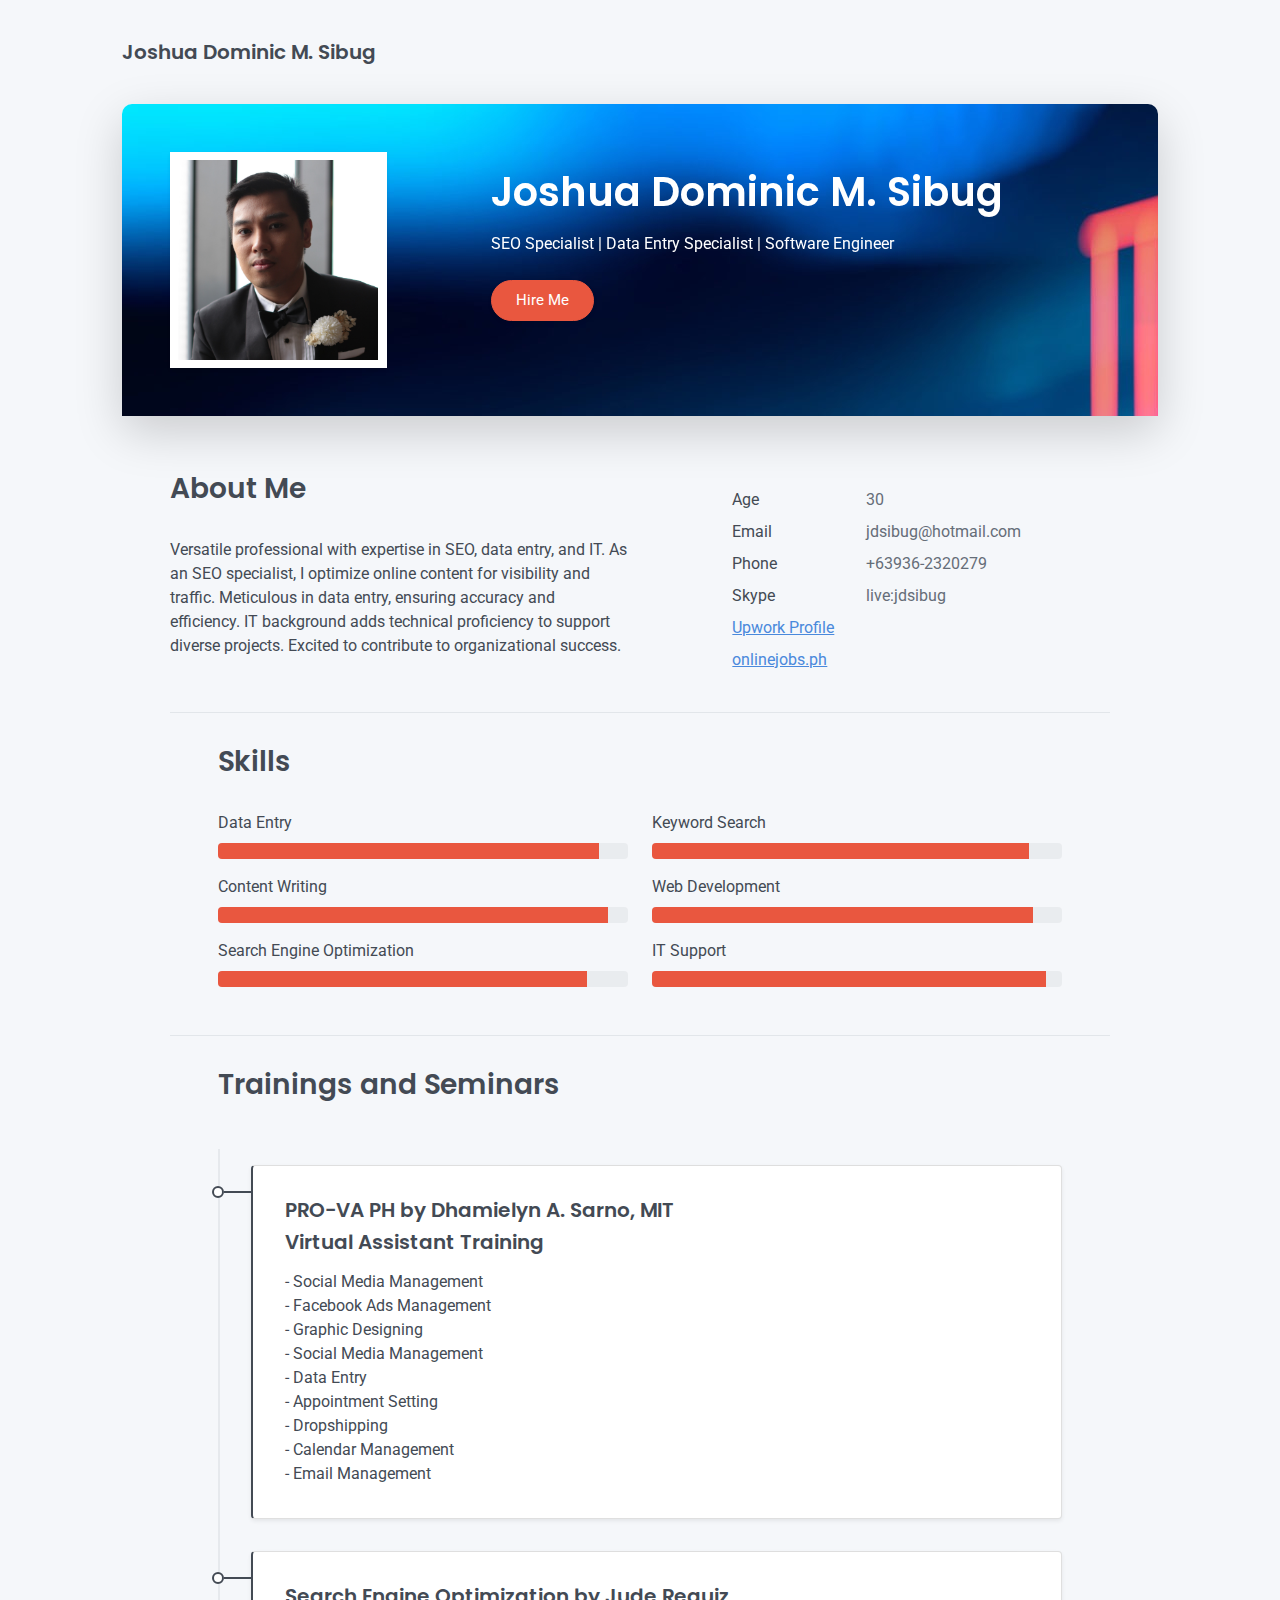
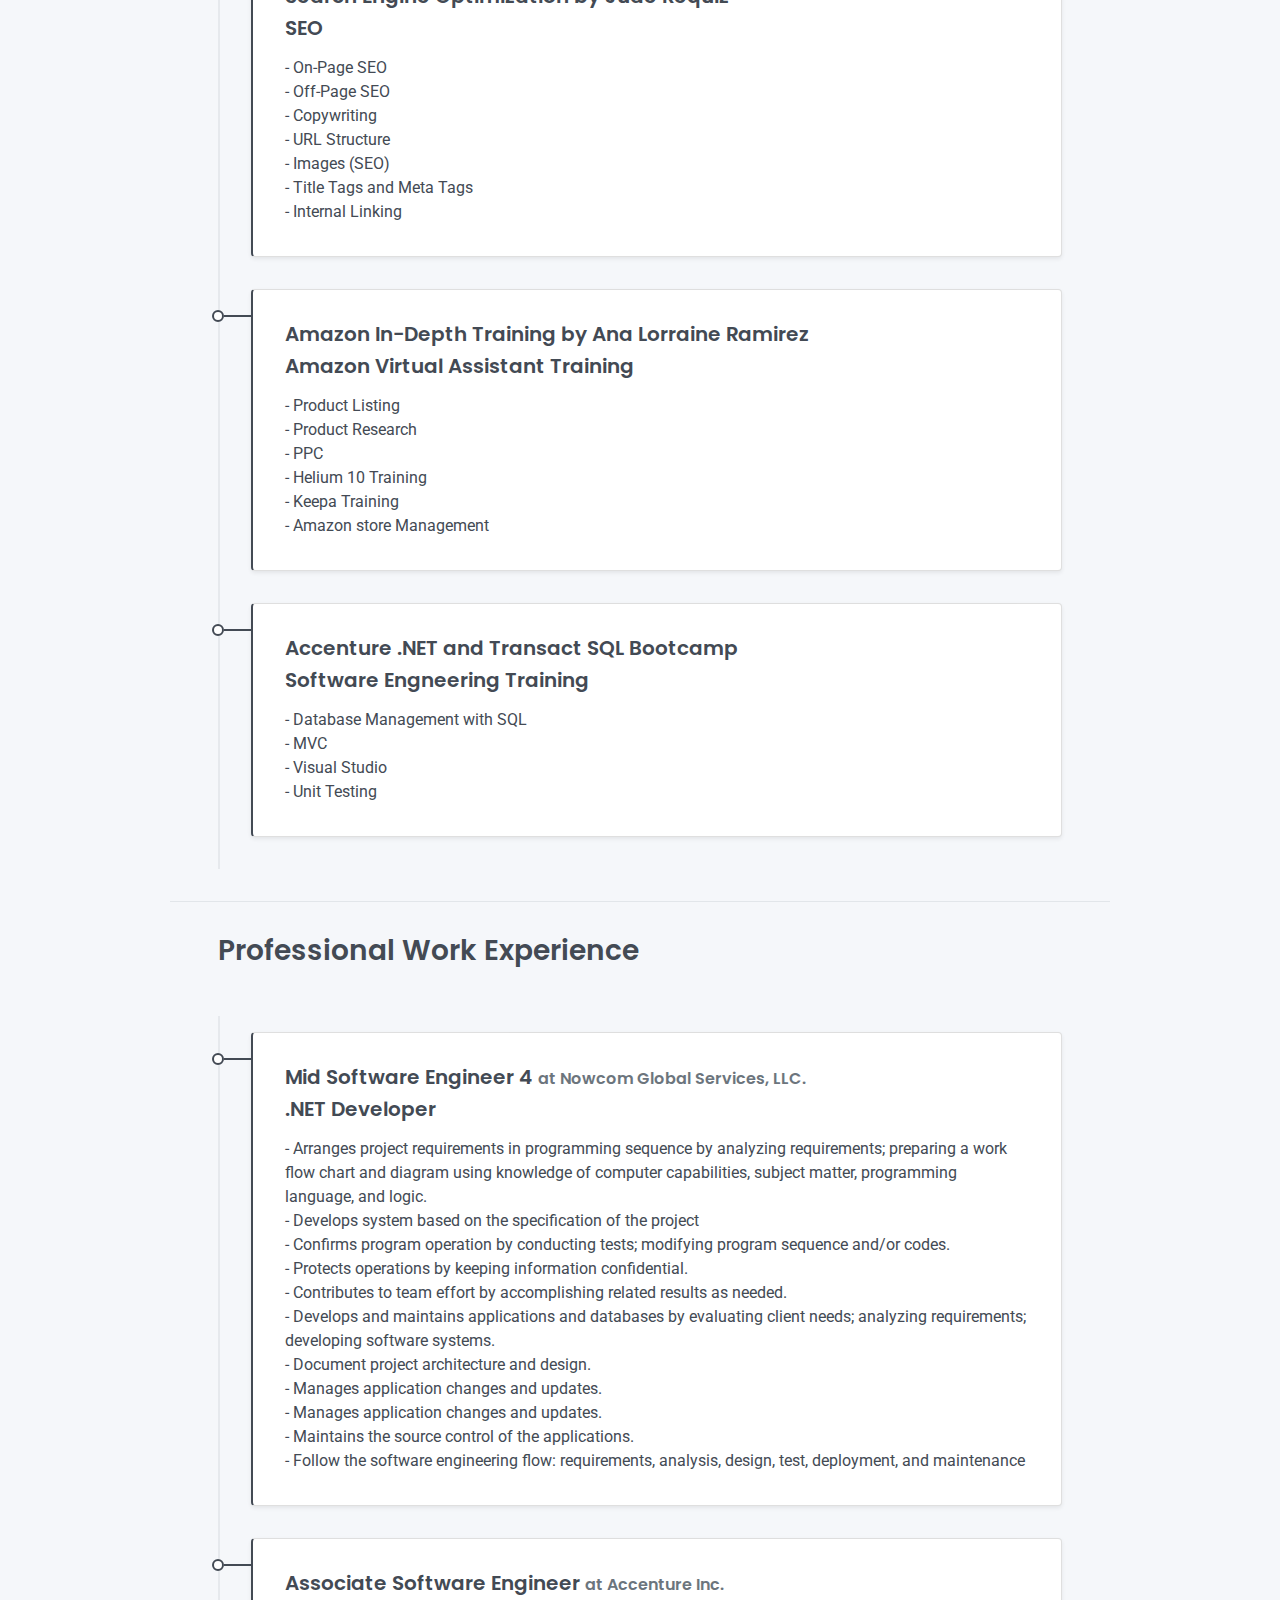
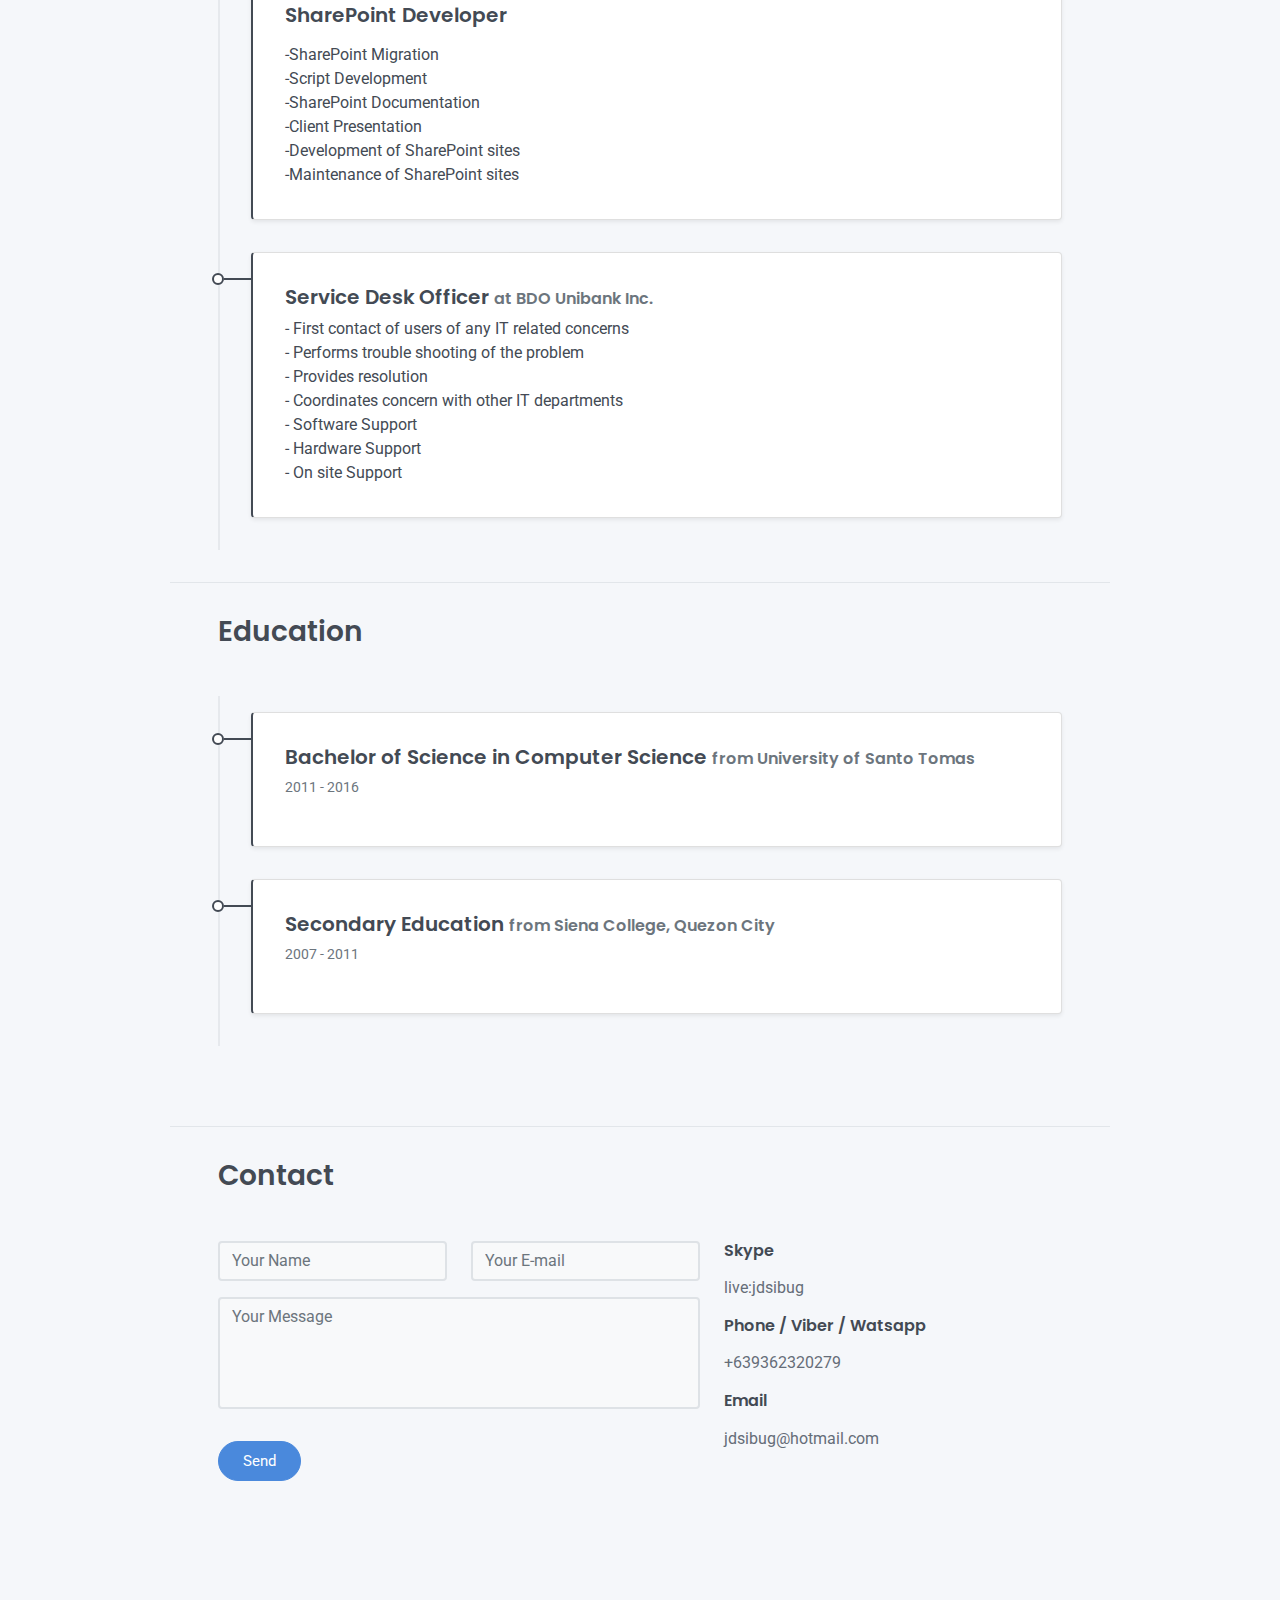
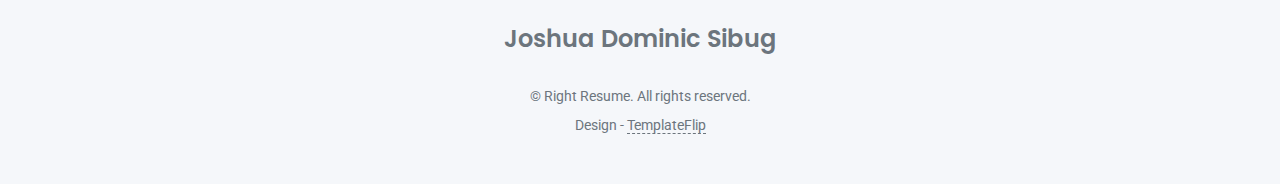
<file: index.html>
<!DOCTYPE html>
<html lang="en-US">
  <head>
    <meta charset="UTF-8">
    <meta http-equiv="X-UA-Compatible" content="IE=edge">
    <meta name="viewport" content="width=device-width, initial-scale=1">
    <title>Virtual Assistant</title>
    <link rel="preconnect" href="https://fonts.gstatic.com" crossorigin="crossorigin"/>
    <link rel="preload" as="style" href="https://fonts.googleapis.com/css2?family=Poppins:wght@600&amp;family=Roboto:wght@300;400;500;700&amp;display=swap"/>
    <link rel="stylesheet" href="https://fonts.googleapis.com/css2?family=Poppins:wght@600&amp;family=Roboto:wght@300;400;500;700&amp;display=swap" media="print" onload="this.media='all'"/>
    <noscript>
      <link rel="stylesheet" href="https://fonts.googleapis.com/css2?family=Poppins:wght@600&amp;family=Roboto:wght@300;400;500;700&amp;display=swap"/>
    </noscript>
    <link href="css/font-awesome/css/all.min.css?ver=1.2.0" rel="stylesheet">
    <link href="css/bootstrap.min.css?ver=1.2.0" rel="stylesheet">
    <link href="css/aos.css?ver=1.2.0" rel="stylesheet">
    <link href="css/main.css?ver=1.2.0" rel="stylesheet">
    <noscript>
      <style type="text/css">
        [data-aos] {
            opacity: 1 !important;
            transform: translate(0) scale(1) !important;
        }
        #avatar{
          filter: grayscale(0%)!important;
        }
      </style>
    </noscript>
  </head>
  <body id="top">
    <header class="d-print-none">
      <div class="container text-center text-lg-left">
        <div class="py-3 clearfix">
          <h1 class="site-title mb-0">Joshua Dominic M. Sibug</h1>
          <div class="site-nav">
            <nav role="navigation">              
            </nav>
          </div>
        </div>
      </div>
    </header>
    <div class="page-content">
      <div class="container">
<div class="cover shadow-lg bg-white">
  <div style="background-image: url('images/cover.jpg');" class="cover-bg p-3 p-lg-4 text-white">
    <div class="row">
      <div class="col-lg-4 col-md-5">
        <div style="width: 73%;" class="hover-effect bg-white shadow-sm p-1"><img  src="images/avatar.jpg" width="200" height="200"/></div>
      </div>
      <div class="col-lg-8 col-md-7 text-center text-md-start">
        <h2 class="h1 mt-2" data-aos="fade-left" data-aos-delay="0">Joshua Dominic M. Sibug</h2>
        <p data-aos="fade-left" data-aos-delay="100">SEO Specialist | Data Entry Specialist | Software Engineer </p>
        <a class="btn btn-danger shadow-sm mt-1" href="#contact">Hire Me</a></div>
      </div>
    </div>
  </div>
  <div class="about-section pt-4 px-3 px-lg-4 mt-1">
    <div class="row">
      <div class="col-md-6">
        <h2 class="h3 mb-3">About Me</h2>
        <p>Versatile professional with expertise in SEO, data entry, and IT. As an SEO specialist, I optimize online content for visibility and traffic. Meticulous in data entry, ensuring accuracy and efficiency. IT background adds technical proficiency to support diverse projects. Excited to contribute to organizational success.</p>
      </div>
      <div class="col-md-5 offset-md-1">
        <div class="row mt-2">
          <div class="col-sm-4">
            <div class="pb-1">Age</div>
          </div>
          <div class="col-sm-8">
            <div class="pb-1 text-secondary">30</div>
          </div>
          <div class="col-sm-4">
            <div class="pb-1">Email</div>
          </div>
          <div class="col-sm-8">
            <div class="pb-1 text-secondary">jdsibug@hotmail.com</div>
          </div>
          <div class="col-sm-4">
            <div class="pb-1">Phone</div>
          </div>
          <div class="col-sm-8">
            <div class="pb-1 text-secondary">+63936-2320279</div>
          </div>      
          <div class="col-sm-4">
            <div class="pb-1">Skype</div>
          </div>
          <div class="col-sm-8">
            <div class="pb-1 text-secondary">live:jdsibug</div>
          </div>         
          <div class="col-sm-4">
            <div class="pb-1 text-secondary"><a href="https://www.upwork.com/o/profiles/users/~01ff1ebd0286e70f02/" target="_blank">Upwork Profile</a></div>
          </div>
          <div class="col-sm-8">            
        </div>
        <div class="col-sm-4">
          <div class="pb-1 text-secondary"><a href="https://www.onlinejobs.ph/jobseekers/info/1467793" target="_blank"> onlinejobs.ph</a></div>
        </div>
      </div>
    </div>
  </div>
  <hr class="d-print-none"/>
  <div class="skills-section px-3 px-lg-4">
    <h2 class="h3 mb-3">Skills</h2>
    <div class="row">
      <div class="col-md-6">
        <div class="mb-2"><span>Data Entry</span>
          <div class="progress my-1">
            <div class="progress-bar bg-danger" role="progressbar" data-aos="zoom-in-right" data-aos-delay="100" data-aos-anchor=".skills-section" style="width: 93%" aria-valuenow="90" aria-valuemin="0" aria-valuemax="100"></div>
          </div>
        </div>
        <div class="mb-2"><span>Content Writing</span>
          <div class="progress my-1">
            <div class="progress-bar bg-danger" role="progressbar" data-aos="zoom-in-right" data-aos-delay="200" data-aos-anchor=".skills-section" style="width: 95%" aria-valuenow="85" aria-valuemin="0" aria-valuemax="100"></div>
          </div>
        </div>
        <div class="mb-2"><span>Search Engine Optimization</span>
          <div class="progress my-1">
            <div class="progress-bar bg-danger" role="progressbar" data-aos="zoom-in-right" data-aos-delay="300" data-aos-anchor=".skills-section" style="width: 90%" aria-valuenow="75" aria-valuemin="0" aria-valuemax="100"></div>
          </div>
        </div>
      </div>
      <div class="col-md-6">
        <div class="mb-2"><span>Keyword Search</span>
          <div class="progress my-1">
            <div class="progress-bar bg-danger" role="progressbar" data-aos="zoom-in-right" data-aos-delay="400" data-aos-anchor=".skills-section" style="width: 92%" aria-valuenow="90" aria-valuemin="0" aria-valuemax="100"></div>
          </div>
        </div>
        <div class="mb-2"><span>Web Development</span>
          <div class="progress my-1">
            <div class="progress-bar bg-danger" role="progressbar" data-aos="zoom-in-right" data-aos-delay="500" data-aos-anchor=".skills-section" style="width: 93%" aria-valuenow="85" aria-valuemin="0" aria-valuemax="100"></div>
          </div>
        </div>
        <div class="mb-2"><span>IT Support</span>
          <div class="progress my-1">
            <div class="progress-bar bg-danger" role="progressbar" data-aos="zoom-in-right" data-aos-delay="600" data-aos-anchor=".skills-section" style="width: 96%" aria-valuenow="75" aria-valuemin="0" aria-valuemax="100"></div>
          </div>
        </div>
      </div>
    </div>
  </div>
  <hr class="d-print-none"/>
  <div class="work-experience-section px-3 px-lg-4">
    <h2 class="h3 mb-4">Trainings and Seminars</h2>
    <div class="timeline">
      <div class="timeline-card timeline-card-secondary card shadow-sm">
        <div class="card-body">
          <div class="h5 mb-1">PRO-VA PH by Dhamielyn A. Sarno, MIT</div>          
          <h5>Virtual Assistant Training</h5>
          <div>- Social Media Management</div>
          <div>- Facebook Ads Management</div>
          <div>- Graphic Designing</div>
          <div>- Social Media Management</div>
          <div>- Data Entry</div>
          <div>- Appointment Setting</div>
          <div>- Dropshipping</div>
          <div>- Calendar Management</div>
          <div>- Email Management</div>
        </div>
      </div>
      <div class="timeline-card timeline-card-secondary card shadow-sm">
        <div class="card-body">
          <div class="h5 mb-1">Search Engine Optimization by Jude Requiz</div>          
          <h5>SEO</h5>
          <div>- On-Page SEO</div>
          <div>- Off-Page SEO</div>
          <div>- Copywriting</div>
          <div>- URL Structure</div>
          <div>- Images (SEO)</div>
          <div>- Title Tags and Meta Tags</div>
          <div>- Internal Linking</div>         
        </div>
      </div>
      <div class="timeline-card timeline-card-secondary card shadow-sm">
        <div class="card-body">
          <div class="h5 mb-1">Amazon In-Depth Training by Ana Lorraine Ramirez</div>          
          <h5>Amazon Virtual Assistant Training</h5>
          <div>- Product Listing</div>
          <div>- Product Research</div>
          <div>- PPC</div>
          <div>- Helium 10 Training</div>
          <div>- Keepa Training</div>
          <div>- Amazon store Management</div>         
        </div>
      </div>
      <div class="timeline-card timeline-card-secondary card shadow-sm">
        <div class="card-body">
          <div class="h5 mb-1">Accenture .NET and Transact SQL Bootcamp</div>          
          <h5>Software Engneering Training</h5>
          <div>- Database Management with SQL</div>
          <div>- MVC</div>
          <div>- Visual Studio</div>
          <div>- Unit Testing</div>
        </div>
      </div>      
    </div>
  </div>
  <hr class="d-print-none"/>
  <div class="work-experience-section px-3 px-lg-4">
    <h2 class="h3 mb-4">Professional Work Experience</h2>
    <div class="timeline">
      <div class="timeline-card timeline-card-secondary card shadow-sm">
        <div class="card-body">
          <div class="h5 mb-1">Mid Software Engineer 4 <span class="text-muted h6">at Nowcom Global Services, LLC.</span></div>          
          <h5>.NET Developer</h5>
          <div>- Arranges project requirements in programming sequence by analyzing requirements; preparing a work flow chart and diagram using knowledge of computer capabilities, subject matter, programming language, and logic.</div>
          <div>- Develops system based on the specification of the project</div>
          <div>- Confirms program operation by conducting tests; modifying program sequence and/or codes.</div>
          <div>- Protects operations by keeping information confidential.</div>
          <div>- Contributes to team effort by accomplishing related results as needed.</div>
          <div>- Develops and maintains applications and databases by evaluating client needs; analyzing requirements; developing software systems.</div>
          <div>- Document project architecture and design.</div>
          <div>- Manages application changes and updates.</div>- Manages application changes and updates.
          <div>- Maintains the source control of the applications.</div>
          <div>- Follow the software engineering flow: requirements, analysis, design, test, deployment, and maintenance</div>
        </div>
      </div>
      <div class="timeline-card timeline-card-secondary card shadow-sm">
        <div class="card-body">
          <div class="h5 mb-1">Associate Software Engineer <span class="text-muted h6">at Accenture Inc.</span></div>
          <h5>SharePoint Developer</h5>
          <div>-SharePoint Migration</div>
          <div>-Script Development</div>
          <div>-SharePoint Documentation</div>
          <div>-Client Presentation</div>
          <div>-Development of SharePoint sites</div>
          <div>-Maintenance of SharePoint sites</div>
        </div>
      </div>
      <div class="timeline-card timeline-card-secondary card shadow-sm">
        <div class="card-body">
          <div class="h5 mb-1">Service Desk Officer <span class="text-muted h6">at BDO Unibank Inc.</span></div>
          <div>- First contact of users of any IT related concerns</div> 
          <div> - Performs trouble shooting of the problem</div>
            <div>- Provides resolution</div>
            <div>- Coordinates concern with other IT departments</div>
            <div>- Software Support</div> 
            <div>- Hardware Support</div>
            <div>- On site Support</div>
        </div>
      </div>
    </div>
  </div>
  <hr class="d-print-none"/>
  <div class="page-break"></div>
  <div class="education-section px-3 px-lg-4 pb-4">
    <h2 class="h3 mb-4">Education</h2>
    <div class="timeline">
      <div class="timeline-card timeline-card-dark card shadow-sm">
        <div class="card-body">
          <div class="h5 mb-1">Bachelor of Science in Computer Science <span class="text-muted h6">from University of Santo Tomas</span></div>
          <div class="text-muted text-small mb-2">2011 - 2016</div>          
        </div>
      </div>
      <div class="timeline-card timeline-card-dark card shadow-sm">
        <div class="card-body">
          <div class="h5 mb-1">Secondary Education <span class="text-muted h6">from Siena College, Quezon City</span></div>
          <div class="text-muted text-small mb-2">2007 - 2011</div>      
        </div>
      </div>
    </div>
  </div>
  <hr class="d-print-none"/>
  <div class="contant-section px-3 px-lg-4 pb-4" id="contact">
    <h2 class="h3 text mb-3">Contact</h2>
    <div class="row">
      <div class="col-md-7 d-print-none">
        <div class="my-2"><form action="https://formspree.io/f/xrgrgajb"
    method="POST">
  <div class="row">
    <div class="col-6">
      <input class="form-control" type="text" id="name" name="name" placeholder="Your Name" required>
    </div>
    <div class="col-6">
      <input class="form-control" type="email" id="email" name="_replyto" placeholder="Your E-mail" required>
    </div>
  </div>
  <div class="form-group my-2">
    <textarea class="form-control" style="resize: none;" id="message" name="message" rows="4"  placeholder="Your Message" required></textarea>
  </div>
  <button class="btn btn-primary mt-2" type="submit">Send</button>
</form>
        </div>
      </div>
      <div class="col">
        <div class="mt-2">
          <h3 class="h6">Skype</h3>
          <div class="pb-2 text-secondary">live:jdsibug</div>
          <h3 class="h6">Phone / Viber / Watsapp</h3>
          <div class="pb-2 text-secondary">+639362320279</div>
          <h3 class="h6">Email</h3>
          <div class="pb-2 text-secondary">jdsibug@hotmail.com</div>
        </div>
      </div>
      <div class="col d-none d-print-block">        
      </div>
    </div>
  </div>
</div></div>
    </div>
    <footer class="pt-4 pb-4 text-muted text-center d-print-none">
      <div class="container">
        <div class="my-3">
          <div class="h4">Joshua Dominic Sibug</div>
          <div class="footer-nav">
            <nav role="navigation">              
            </nav>
          </div>
        </div>
        <div class="text-small">
          <div class="mb-1">&copy; Right Resume. All rights reserved.</div>
          <div>Design - <a href="https://templateflip.com/" target="_blank">TemplateFlip</a></div>
        </div>
      </div>
    </footer>
    <script src="scripts/bootstrap.bundle.min.js?ver=1.2.0"></script>
    <script src="scripts/aos.js?ver=1.2.0"></script>
    <script src="scripts/main.js?ver=1.2.0"></script>
  </body>
</html>
</file>
<file: css/main.css>
/* Buttons */
/* Inputs */
/* Timeline custom component */
.timeline {
  border-left: 2px solid #E6E9ED;
  padding: 1rem 0; }

.timeline-card {
  position: relative;
  margin-left: 31px;
  border-left: 2px solid;
  margin-bottom: 2rem; }

.timeline-card:last-child {
  margin-bottom: 1rem; }

.timeline-card:before {
  content: '';
  display: inline-block;
  position: absolute;
  background-color: #fff;
  border-radius: 10px;
  width: 12px;
  height: 12px;
  top: 20px;
  left: -41px;
  border: 2px solid;
  z-index: 2; }

.timeline-card:after {
  content: '';
  display: inline-block;
  position: absolute;
  background-color: currentColor;
  width: 29px;
  height: 2px;
  top: 25px;
  left: -29px;
  z-index: 1; }

.timeline-card-primary {
  border-left-color: #4A89DC; }

.timeline-card-primary:before {
  border-color: #4A89DC; }

.timeline-card-primary:after {
  background-color: #4A89DC; }

.timeline-card-success {
  border-left-color: #37BC9B; }

.timeline-card-success:before {
  border-color: #37BC9B; }

.timeline-card-success:after {
  background-color: #37BC9B; }

html {
  scroll-behavior: smooth; }

.site-title {
  font-size: 1.25rem;
  line-height: 2.5rem; }

.nav-link {
  padding: 0;
  font-size: 1.25rem;
  line-height: 2.5rem;
  color: rgba(0, 0, 0, 0.5); }

.nav-link:hover,
.nav-link:focus,
.active .nav-link {
  color: rgba(0, 0, 0, 0.8); }

.nav-item + .nav-item {
  margin-left: 1rem; }

.cover {
  border-radius: 10px; }

.cover-bg {
  background-color: #4A89DC;
  background-image: url("data:image/svg+xml,%3Csvg xmlns='http://www.w3.org/2000/svg' width='100' height='100' viewBox='0 0 100 100'%3E%3Cg fill-rule='evenodd'%3E%3Cg fill='%23ffffff' fill-opacity='0.12'%3E%3Cpath opacity='.5' d='M96 [base64] 0v-9h-9v9h9zm-10 0v-9h-9v9h9zm-10 0v-9h-9v9h9zm-10 0v-9h-9v9h9zm-10 0v-9h-9v9h9zm-10 0v-9h-9v9h9zm-10 0v-9h-9v9h9zm-10 0v-9h-9v9h9zm-9-10h9v-9h-9v9zm10 0h9v-9h-9v9zm10 0h9v-9h-9v9zm10 0h9v-9h-9v9zm10 0h9v-9h-9v9zm10 0h9v-9h-9v9zm10 0h9v-9h-9v9zm10 0h9v-9h-9v9zm9-10v-9h-9v9h9zm-10 0v-9h-9v9h9zm-10 0v-9h-9v9h9zm-10 0v-9h-9v9h9zm-10 0v-9h-9v9h9zm-10 0v-9h-9v9h9zm-10 0v-9h-9v9h9zm-10 0v-9h-9v9h9zm-9-10h9v-9h-9v9zm10 0h9v-9h-9v9zm10 0h9v-9h-9v9zm10 0h9v-9h-9v9zm10 0h9v-9h-9v9zm10 0h9v-9h-9v9zm10 0h9v-9h-9v9zm10 0h9v-9h-9v9zm9-10v-9h-9v9h9zm-10 0v-9h-9v9h9zm-10 0v-9h-9v9h9zm-10 0v-9h-9v9h9zm-10 0v-9h-9v9h9zm-10 0v-9h-9v9h9zm-10 0v-9h-9v9h9zm-10 0v-9h-9v9h9zm-9-10h9v-9h-9v9zm10 0h9v-9h-9v9zm10 0h9v-9h-9v9zm10 0h9v-9h-9v9zm10 0h9v-9h-9v9zm10 0h9v-9h-9v9zm10 0h9v-9h-9v9zm10 0h9v-9h-9v9zm9-10v-9h-9v9h9zm-10 0v-9h-9v9h9zm-10 0v-9h-9v9h9zm-10 0v-9h-9v9h9zm-10 0v-9h-9v9h9zm-10 0v-9h-9v9h9zm-10 0v-9h-9v9h9zm-10 0v-9h-9v9h9zm-9-10h9v-9h-9v9zm10 0h9v-9h-9v9zm10 0h9v-9h-9v9zm10 0h9v-9h-9v9zm10 0h9v-9h-9v9zm10 0h9v-9h-9v9zm10 0h9v-9h-9v9zm10 0h9v-9h-9v9z'/%3E%3Cpath d='M6 5V0H5v5H0v1h5v94h1V6h94V5H6z'/%3E%3C/g%3E%3C/g%3E%3C/svg%3E");
  border-radius: 10px 10px 0 0; }

.avatar {
  max-width: 216px;
  max-height: 216px;
  margin-top: 20px;
  text-align: center;
  margin-left: auto;
  margin-right: auto; }

.avatar img {
  /* Safari 6.0 - 9.0 */
  filter: grayscale(100%); }

footer a:not(.nav-link) {
  color: inherit;
  border-bottom: 1px dashed;
  text-decoration: none;
  cursor: pointer; }

@media (min-width: 48em) {
  .site-title {
    float: left; }
  .site-nav {
    float: right; }
  .avatar {
    margin-bottom: -80px;
    margin-left: 0; } }

@media print {
  body {
    background-color: #fff; }
  .container {
    width: auto;
    max-width: 100%;
    padding: 0; }
  .cover, .cover-bg {
    border-radius: 0; }
  .cover.shadow-lg {
    box-shadow: none !important; }
  .cover-bg {
    padding: 5rem !important;
    padding-bottom: 10px !important; }
  .avatar {
    margin-top: -10px; }
  .about-section {
    padding: 6.5rem 5rem 2rem !important; }
  .skills-section,
  .work-experience-section,
  .education-section,
  .contant-section {
    padding: 1.5rem 5rem 2rem !important; }
  .page-break {
    padding-top: 5rem;
    page-break-before: always; } }
</file>
